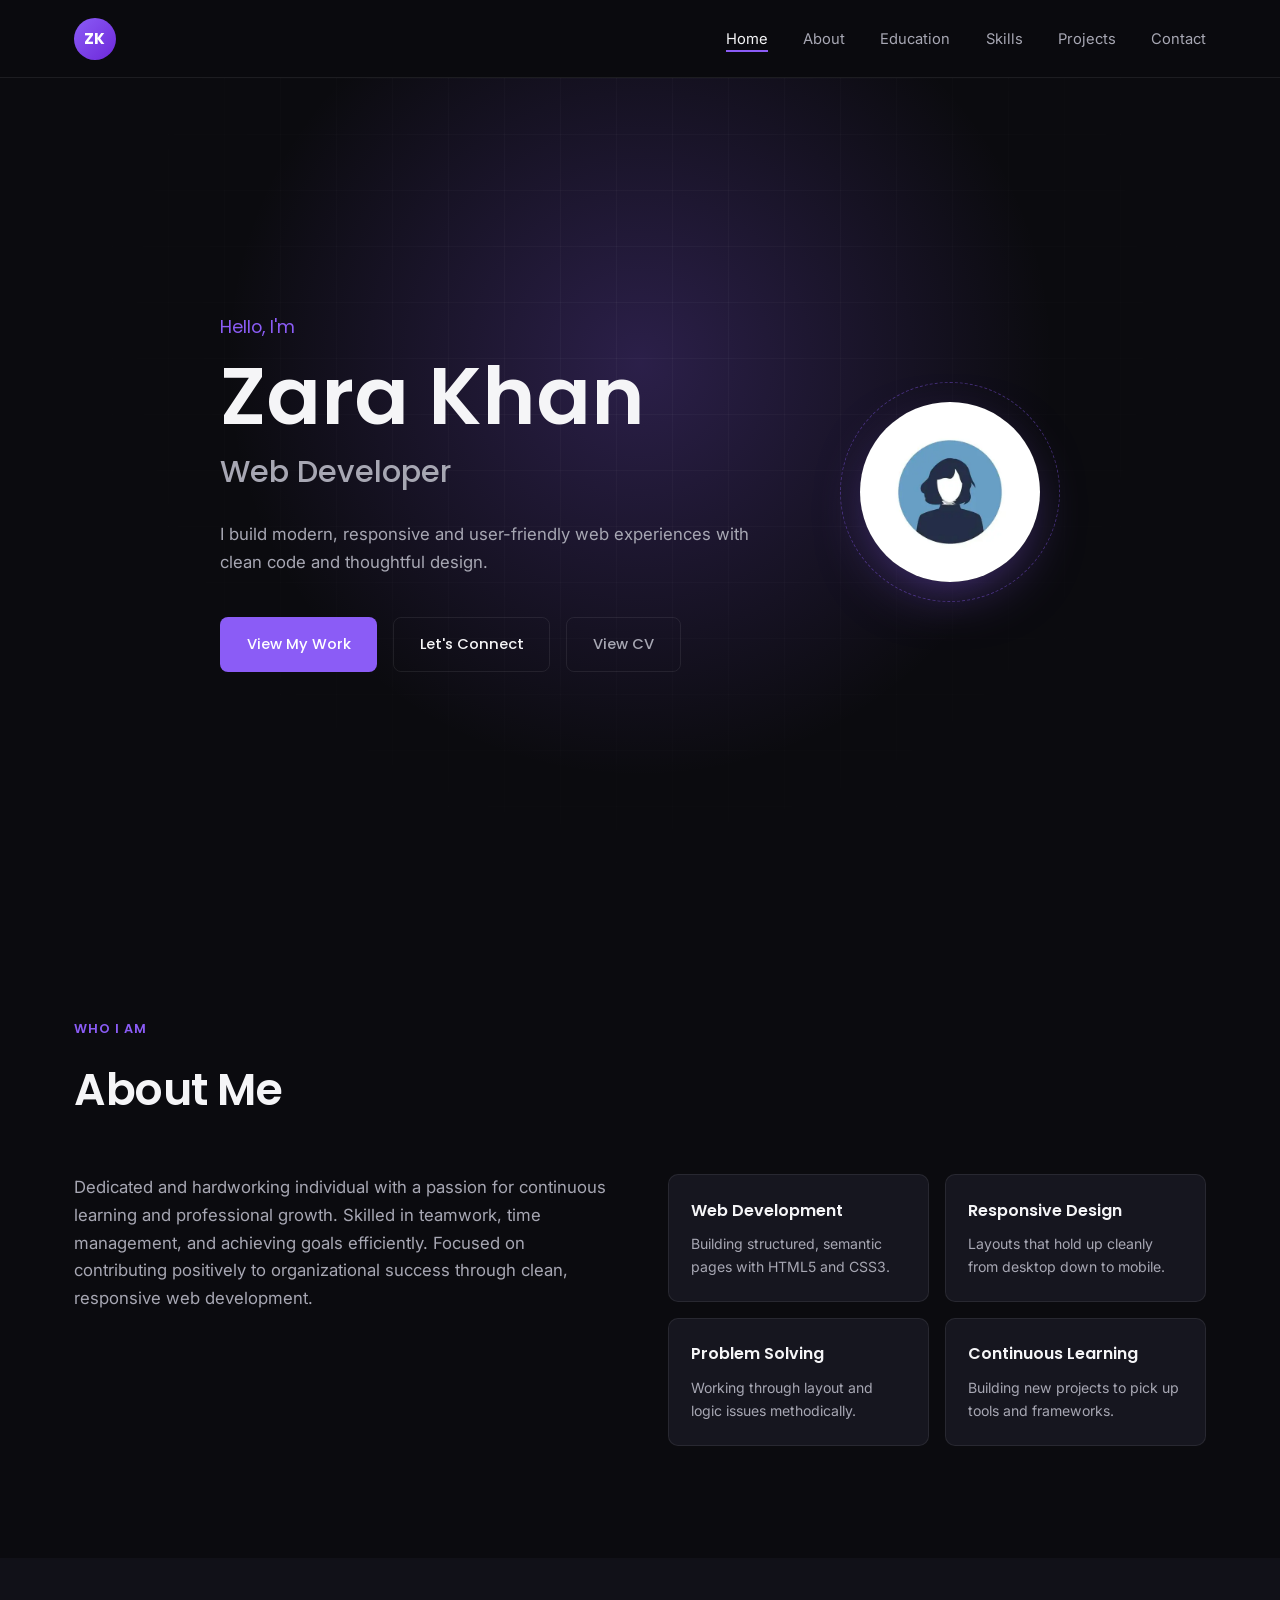
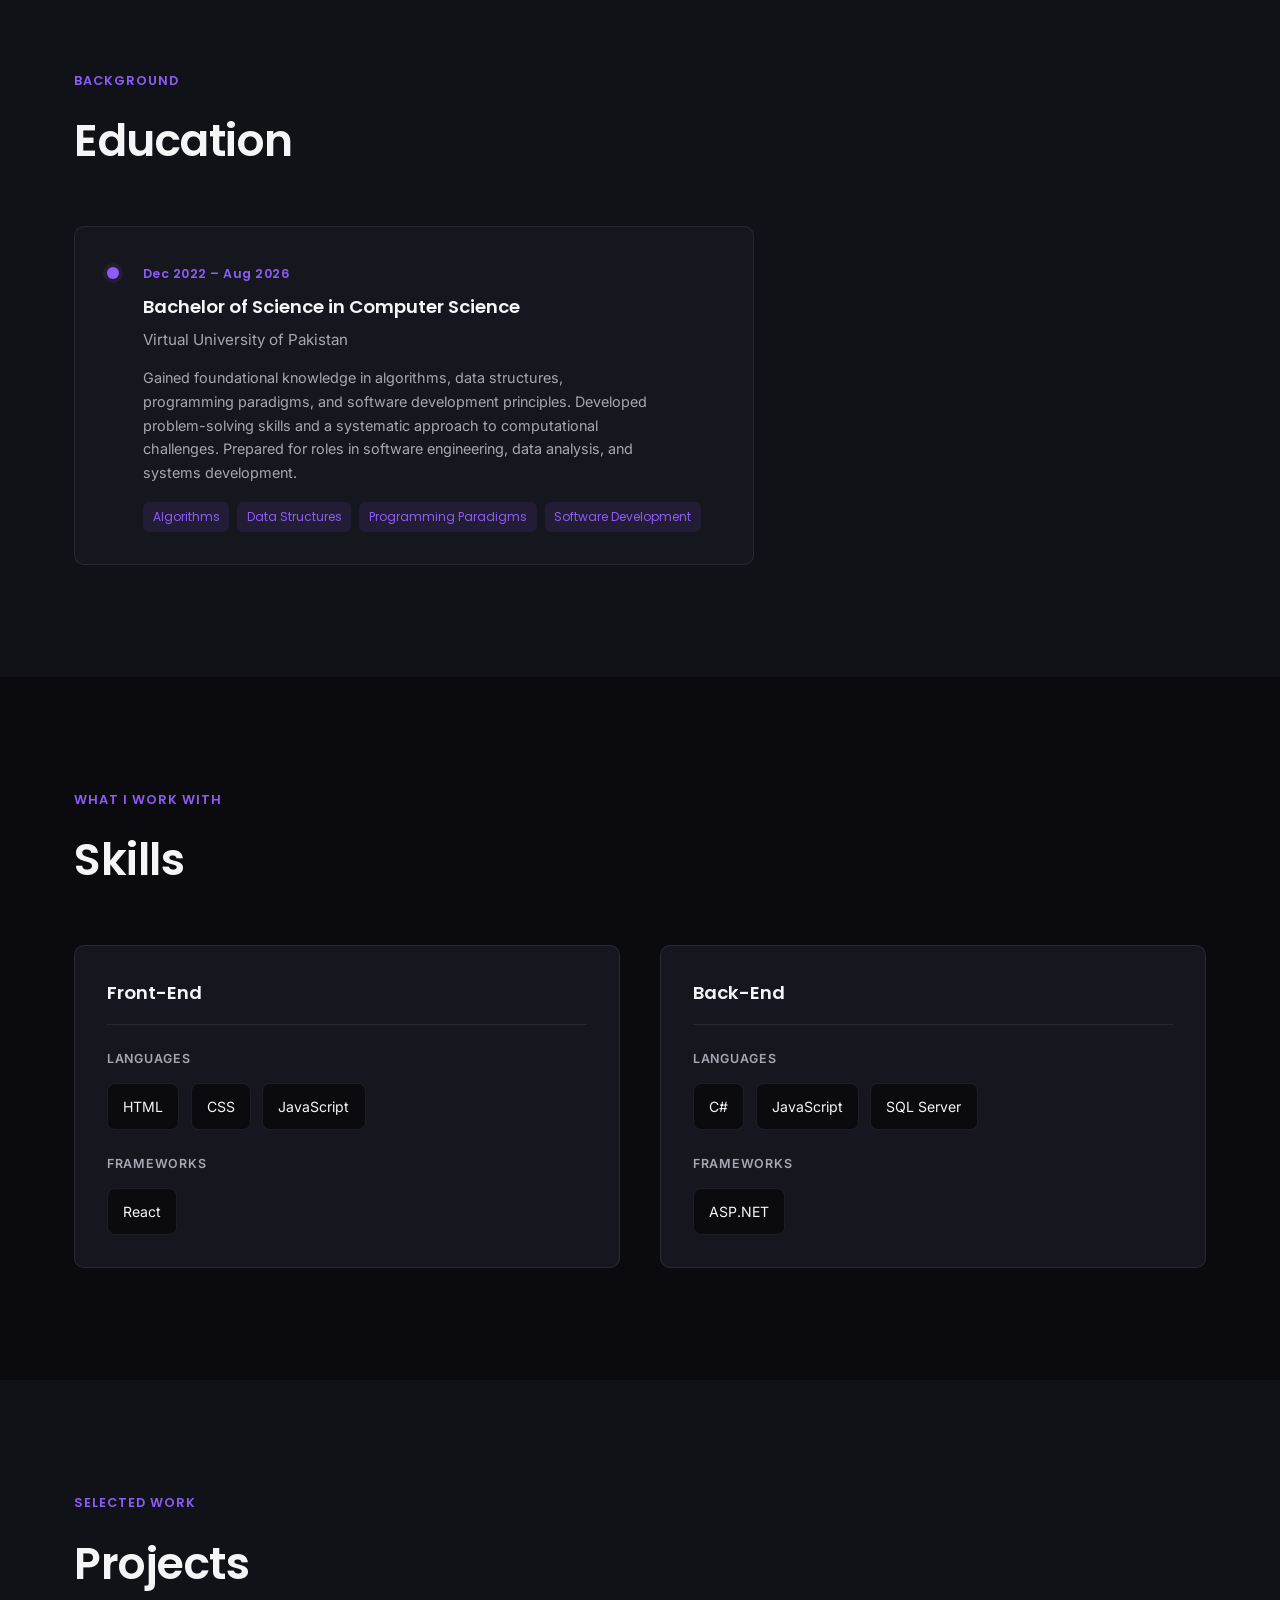
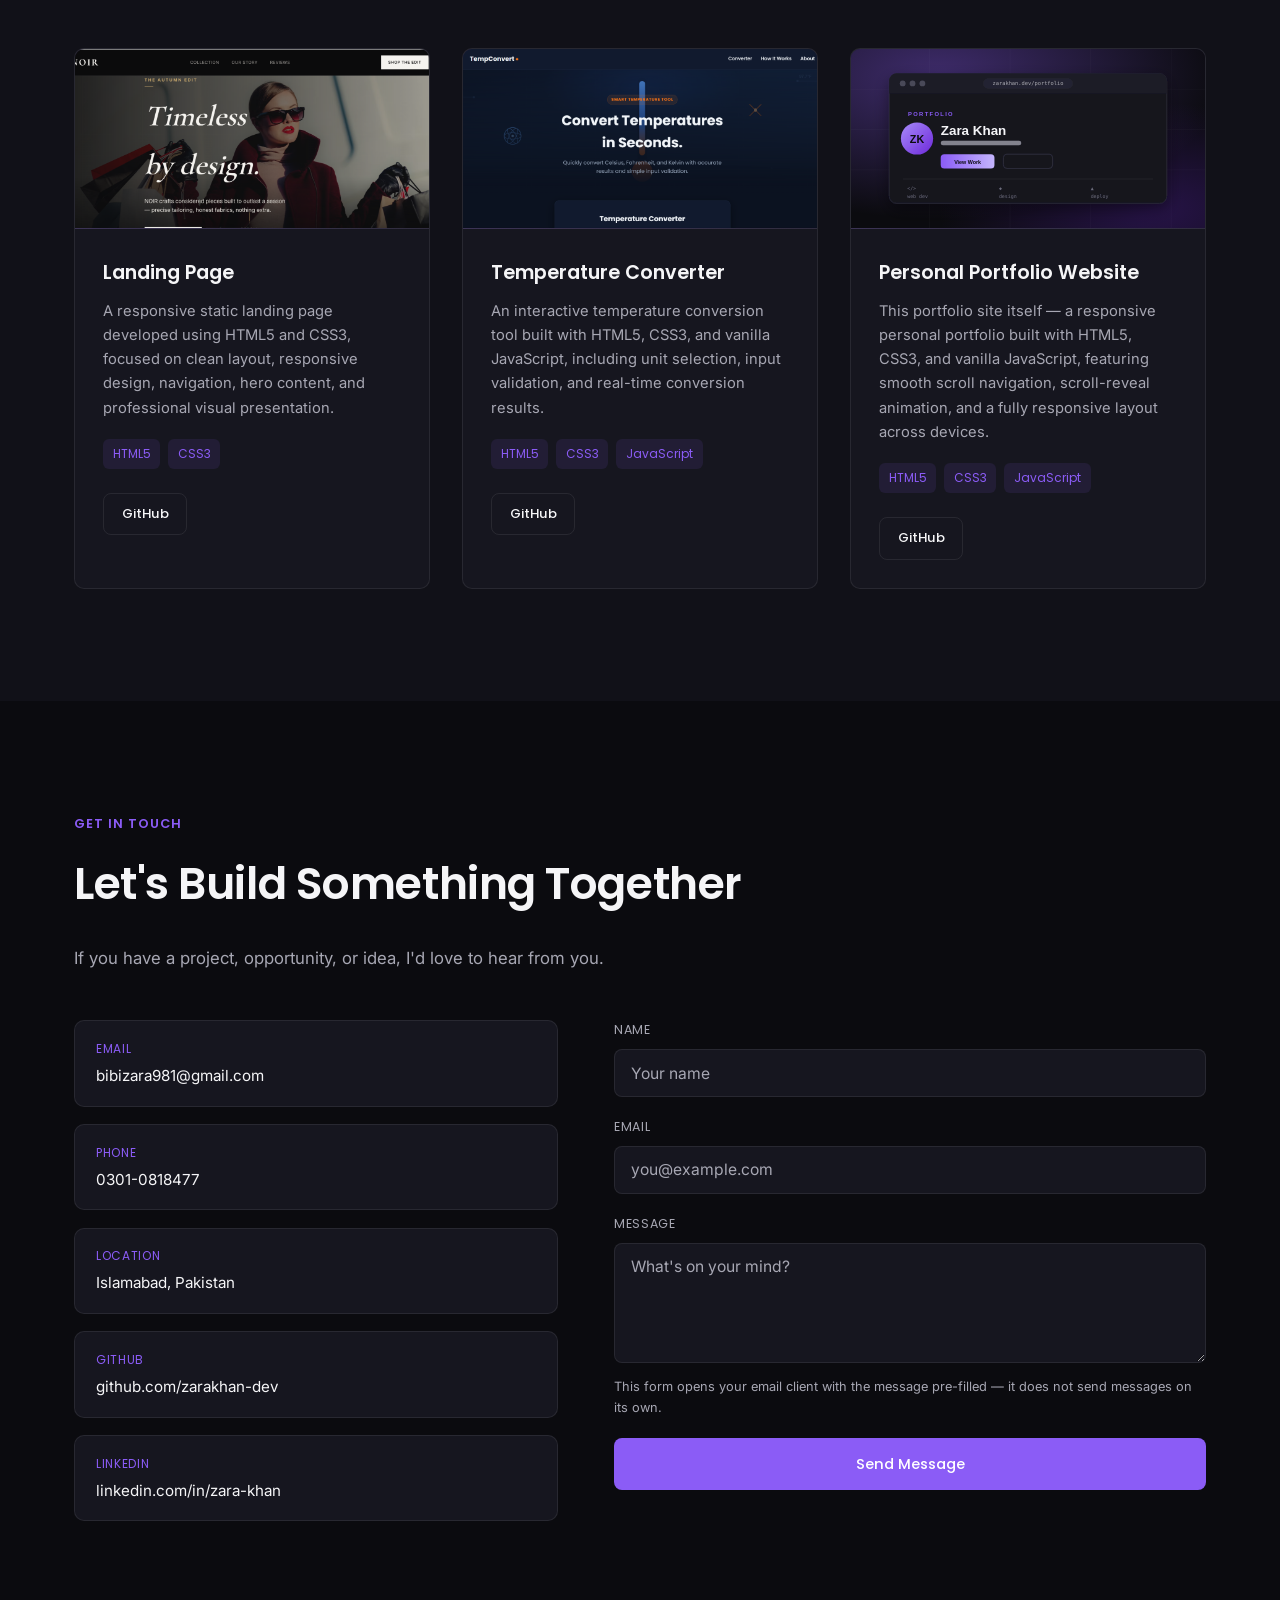
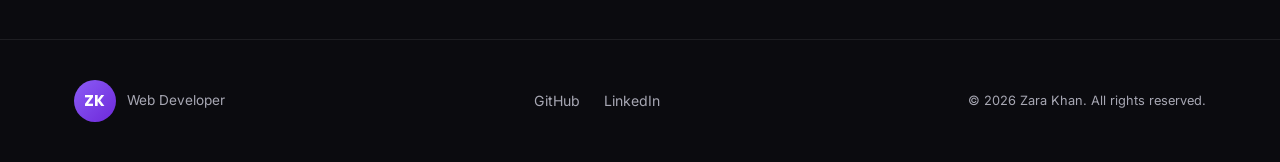
<file: WebDev-L1-PersonalPortfolio/index.html>
<!DOCTYPE html>
<html lang="en">
<head>
<meta charset="UTF-8">
<meta name="viewport" content="width=device-width, initial-scale=1">
<title>Zara Khan — Web Developer</title>
<meta name="description" content="Zara Khan — Web Developer. Portfolio showcasing projects, skills, and contact information.">
<link rel="preconnect" href="https://fonts.googleapis.com">
<link rel="preconnect" href="https://fonts.gstatic.com" crossorigin>
<link href="https://fonts.googleapis.com/css2?family=Poppins:wght@500;600;700&family=Inter:wght@400;500;600&display=swap" rel="stylesheet">
<link rel="stylesheet" href="style.css">
</head>
<body>

<header id="site-header">
  <div class="nav-inner">
    <a href="#home" class="logo">ZK</a>
    <button class="menu-btn" id="menuBtn" aria-expanded="false" aria-controls="navMenu" aria-label="Toggle navigation menu">
      <span></span><span></span><span></span>
    </button>
    <nav>
      <ul id="navMenu">
        <li><a href="#home" class="nav-link">Home</a></li>
        <li><a href="#about" class="nav-link">About</a></li>
        <li><a href="#education" class="nav-link">Education</a></li>
        <li><a href="#skills" class="nav-link">Skills</a></li>
        <li><a href="#projects" class="nav-link">Projects</a></li>
        <li><a href="#contact" class="nav-link">Contact</a></li>
      </ul>
    </nav>
  </div>
</header>

<main>

    <section id="home" class="hero">
    <div class="hero-glow" aria-hidden="true"></div>
    <div class="hero-grid" aria-hidden="true"></div>
    <div class="section-inner hero-inner">
      <div class="hero-text">
        <p class="hero-intro reveal">Hello, I'm</p>
        <h1 class="hero-name reveal">Zara Khan</h1>
        <p class="hero-role reveal">Web Developer</p>
        <p class="hero-desc reveal">I build modern, responsive and user-friendly web experiences with clean code and thoughtful design.</p>
        <div class="hero-cta reveal">
          <a href="#projects" class="btn btn-primary">View My Work</a>
          <a href="#contact" class="btn btn-secondary">Let's Connect</a>
          <a href="resume.pdf" class="btn btn-ghost" download>View CV</a>
        </div>
      </div>
      <div class="hero-avatar reveal" aria-hidden="true">
        <span class="hero-avatar-ring"></span>
        <img class="hero-avatar-badge" src="profile-avatar.png" alt="Zara Khan — profile avatar">
      </div>
    </div>
  </section>

    <section id="about" class="section">
    <div class="section-inner">
      <span class="eyebrow reveal">Who I Am</span>
      <h2 class="section-title reveal">About Me</h2>
      <div class="about-grid">
        <p class="about-text reveal">
          Dedicated and hardworking individual with a passion for continuous learning and professional growth.
          Skilled in teamwork, time management, and achieving goals efficiently. Focused on contributing
          positively to organizational success through clean, responsive web development.
        </p>
        <div class="about-cards">
          <div class="about-card reveal">
            <h3>Web Development</h3>
            <p>Building structured, semantic pages with HTML5 and CSS3.</p>
          </div>
          <div class="about-card reveal">
            <h3>Responsive Design</h3>
            <p>Layouts that hold up cleanly from desktop down to mobile.</p>
          </div>
          <div class="about-card reveal">
            <h3>Problem Solving</h3>
            <p>Working through layout and logic issues methodically.</p>
          </div>
          <div class="about-card reveal">
            <h3>Continuous Learning</h3>
            <p>Building new projects to pick up tools and frameworks.</p>
          </div>
        </div>
      </div>
    </div>
  </section>

    <section id="education" class="section section-alt">
    <div class="section-inner">
      <span class="eyebrow reveal">Background</span>
      <h2 class="section-title reveal">Education</h2>
      <div class="edu-timeline">
        <div class="edu-card reveal">
          <div class="edu-marker" aria-hidden="true"></div>
          <div>
            <span class="edu-date">Dec 2022 – Aug 2026</span>
            <h3>Bachelor of Science in Computer Science</h3>
            <p class="edu-place">Virtual University of Pakistan</p>
            <p class="edu-desc">Gained foundational knowledge in algorithms, data structures, programming paradigms, and software development principles. Developed problem-solving skills and a systematic approach to computational challenges. Prepared for roles in software engineering, data analysis, and systems development.</p>
            <div class="edu-tags">
              <span class="tag">Algorithms</span>
              <span class="tag">Data Structures</span>
              <span class="tag">Programming Paradigms</span>
              <span class="tag">Software Development</span>
            </div>
          </div>
        </div>
      </div>
    </div>
  </section>

    <section id="skills" class="section">
    <div class="section-inner">
      <span class="eyebrow reveal">What I Work With</span>
      <h2 class="section-title reveal">Skills</h2>
      <div class="skills-domains">

        <div class="skill-domain reveal">
          <h3 class="skill-domain-title">Front-End</h3>
          <div class="skill-subgroup">
            <span class="skill-sublabel">Languages</span>
            <div class="skill-cards">
              <div class="skill-card"><span class="skill-name">HTML</span></div>
              <div class="skill-card"><span class="skill-name">CSS</span></div>
              <div class="skill-card"><span class="skill-name">JavaScript</span></div>
            </div>
          </div>
          <div class="skill-subgroup">
            <span class="skill-sublabel">Frameworks</span>
            <div class="skill-cards">
              <div class="skill-card"><span class="skill-name">React</span></div>
            </div>
          </div>
        </div>

        <div class="skill-domain reveal">
          <h3 class="skill-domain-title">Back-End</h3>
          <div class="skill-subgroup">
            <span class="skill-sublabel">Languages</span>
            <div class="skill-cards">
              <div class="skill-card"><span class="skill-name">C#</span></div>
              <div class="skill-card"><span class="skill-name">JavaScript</span></div>
              <div class="skill-card"><span class="skill-name">SQL Server</span></div>
            </div>
          </div>
          <div class="skill-subgroup">
            <span class="skill-sublabel">Frameworks</span>
            <div class="skill-cards">
              <div class="skill-card"><span class="skill-name">ASP.NET</span></div>
            </div>
          </div>
        </div>

      </div>
    </div>
  </section>

    <section id="projects" class="section section-alt">
    <div class="section-inner">
      <span class="eyebrow reveal">Selected Work</span>
      <h2 class="section-title reveal">Projects</h2>
      <div class="project-grid">

        <article class="project-card reveal">
          <a class="project-preview" href="../WebDev-L1-LandingPage/index.html" target="_blank" rel="noopener" aria-label="Open the Landing Page project">
            <img src="project-landingpage.png" alt="NOIR landing page — hero section with headline and product photography" loading="lazy">
          </a>
          <div class="project-body">
            <h3><a href="../WebDev-L1-LandingPage/index.html" target="_blank" rel="noopener">Landing Page</a></h3>
            <p>A responsive static landing page developed using HTML5 and CSS3, focused on clean layout, responsive design, navigation, hero content, and professional visual presentation.</p>
            <div class="tag-row">
              <span class="tag">HTML5</span>
              <span class="tag">CSS3</span>
            </div>
            <div class="project-links">
              <a href="https://github.com/zarakhan-dev/OIBSIP/tree/main/WebDev-L1-LandingPage" class="btn btn-secondary btn-sm" target="_blank" rel="noopener">GitHub</a>
            </div>
          </div>
        </article>

        <article class="project-card reveal">
          <a class="project-preview" href="../WebDev-L1-TempConverter/index.html" target="_blank" rel="noopener" aria-label="Open the Temperature Converter project">
            <img src="project-tempconverter.png" alt="TempConvert app — temperature converter hero section" loading="lazy">
          </a>
          <div class="project-body">
            <h3><a href="../WebDev-L1-TempConverter/index.html" target="_blank" rel="noopener">Temperature Converter</a></h3>
            <p>An interactive temperature conversion tool built with HTML5, CSS3, and vanilla JavaScript, including unit selection, input validation, and real-time conversion results.</p>
            <div class="tag-row">
              <span class="tag">HTML5</span>
              <span class="tag">CSS3</span>
              <span class="tag">JavaScript</span>
            </div>
            <div class="project-links">
              <a href="https://github.com/zarakhan-dev/OIBSIP/tree/main/WebDev-L1-TempConverter" class="btn btn-secondary btn-sm" target="_blank" rel="noopener">GitHub</a>
            </div>
          </div>
        </article>

        <article class="project-card reveal">
          <a class="project-preview" href="#home" aria-label="Back to top — you're already viewing this project">
            <img src="project-portfolio.svg" alt="Abstract browser-window graphic representing this portfolio site" loading="lazy">
          </a>
          <div class="project-body">
            <h3><a href="#home">Personal Portfolio Website</a></h3>
            <p>This portfolio site itself — a responsive personal portfolio built with HTML5, CSS3, and vanilla JavaScript, featuring smooth scroll navigation, scroll-reveal animation, and a fully responsive layout across devices.</p>
            <div class="tag-row">
              <span class="tag">HTML5</span>
              <span class="tag">CSS3</span>
              <span class="tag">JavaScript</span>
            </div>
            <div class="project-links">
              <a href="https://github.com/zarakhan-dev/OIBSIP/tree/main/WebDev-L1-PersonalPortfolio" class="btn btn-secondary btn-sm" target="_blank" rel="noopener">GitHub</a>
            </div>
          </div>
        </article>

      </div>
    </div>
  </section>

    <section id="contact" class="section">
    <div class="section-inner contact-inner">
      <span class="eyebrow reveal">Get In Touch</span>
      <h2 class="section-title reveal">Let's Build Something Together</h2>
      <p class="contact-sub reveal">If you have a project, opportunity, or idea, I'd love to hear from you.</p>

      <div class="contact-grid">
        <div class="contact-info reveal">
          <a href="mailto:bibizara981@gmail.com" class="contact-link">
            <span class="contact-label">Email</span>
            <span>bibizara981@gmail.com</span>
          </a>
          <a href="tel:+923010818477" class="contact-link">
            <span class="contact-label">Phone</span>
            <span>0301-0818477</span>
          </a>
          <div class="contact-link" style="cursor:default;">
            <span class="contact-label">Location</span>
            <span>Islamabad, Pakistan</span>
          </div>
          <a href="https://github.com/zarakhan-dev" class="contact-link" aria-label="GitHub Profile" target="_blank" rel="noopener">
            <span class="contact-label">GitHub</span>
            <span>github.com/zarakhan-dev</span>
          </a>
          <a href="https://www.linkedin.com/in/zara-khan-797398424" class="contact-link" aria-label="LinkedIn Profile" target="_blank" rel="noopener">
            <span class="contact-label">LinkedIn</span>
            <span>linkedin.com/in/zara-khan</span>
          </a>
        </div>

        <form id="contactForm" class="contact-form reveal" novalidate>
          <div class="field">
            <label for="name">Name</label>
            <input type="text" id="name" name="name" placeholder="Your name" required>
          </div>
          <div class="field">
            <label for="email">Email</label>
            <input type="email" id="email" name="email" placeholder="you@example.com" required>
          </div>
          <div class="field">
            <label for="message">Message</label>
            <textarea id="message" name="message" placeholder="What's on your mind?" required></textarea>
          </div>
          <p class="form-note">This form opens your email client with the message pre-filled — it does not send messages on its own.</p>
          <button type="submit" class="btn btn-primary">Send Message</button>
          <p id="form-status" role="status"></p>
        </form>
      </div>
    </div>
  </section>

</main>

<footer>
  <div class="section-inner footer-inner">
    <div class="footer-brand">
      <span class="logo">ZK</span>
      <span class="footer-role">Web Developer</span>
    </div>
    <ul class="footer-links">
      <li><a href="https://github.com/zarakhan-dev" target="_blank" rel="noopener">GitHub</a></li>
      <li><a href="https://www.linkedin.com/in/zara-khan-797398424" target="_blank" rel="noopener">LinkedIn</a></li>
    </ul>
    <p class="footer-copy">© 2026 Zara Khan. All rights reserved.</p>
  </div>
</footer>

<script src="script.js" defer></script>
</body>
</html>
</file>
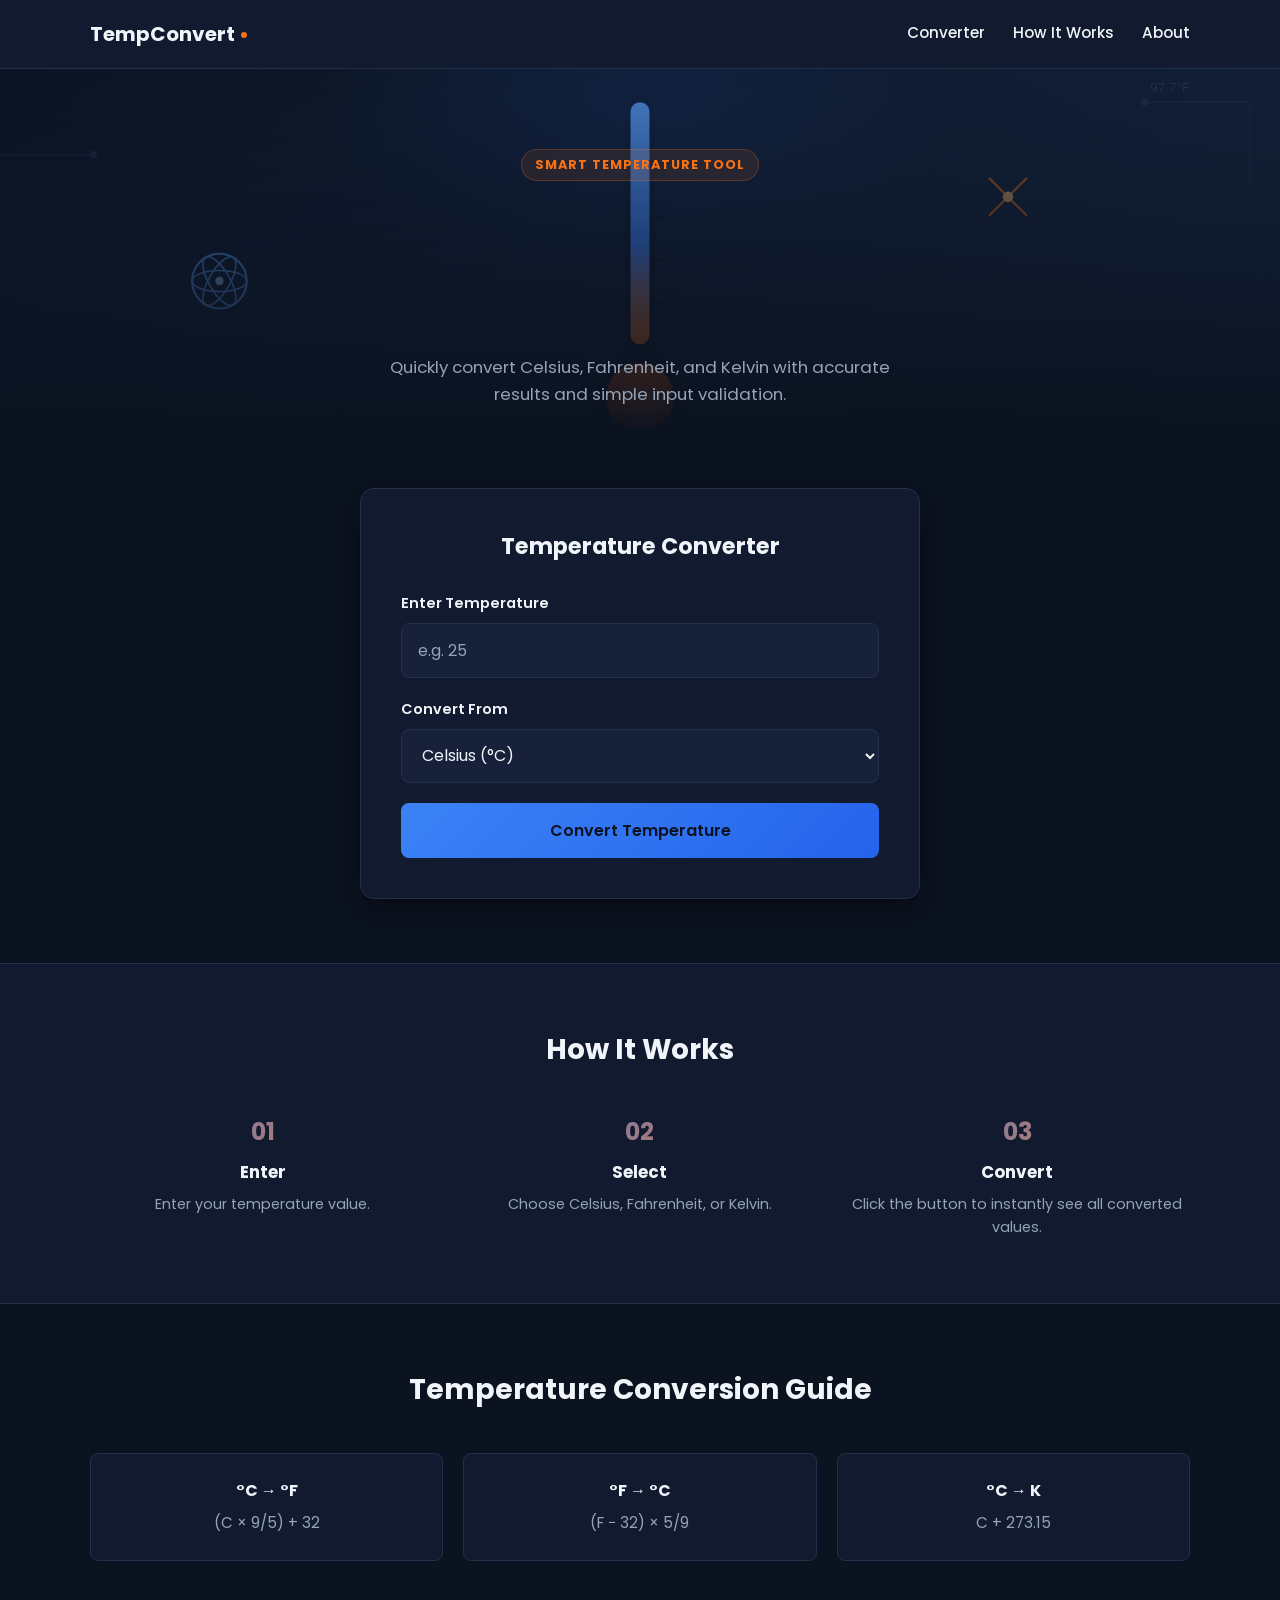
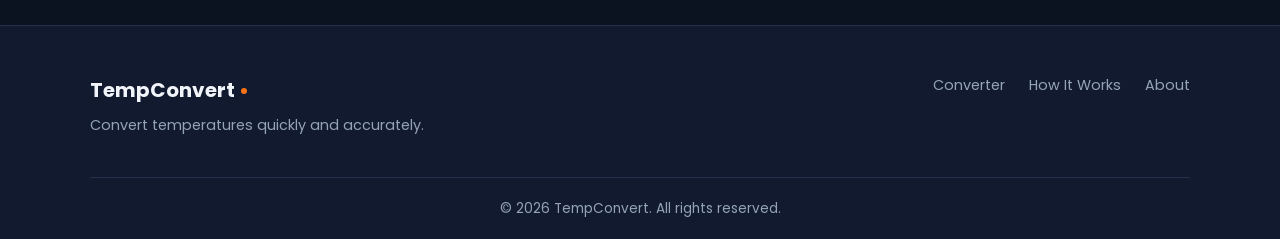
<file: WebDev-L1-TempConverter/index.html>
<!DOCTYPE html>
<html lang="en">
<head>
  <meta charset="UTF-8" />
  <meta name="viewport" content="width=device-width, initial-scale=1.0" />
  <title>TempConvert — Convert Temperatures in Seconds</title>
  <meta name="description" content="TempConvert converts temperatures between Celsius, Fahrenheit, and Kelvin quickly and accurately." />
  <link rel="preconnect" href="https://fonts.googleapis.com">
  <link rel="preconnect" href="https://fonts.gstatic.com" crossorigin>
  <link href="https://fonts.googleapis.com/css2?family=Poppins:wght@400;500;600;700&display=swap" rel="stylesheet">
  <link rel="stylesheet" href="style.css" />
</head>
<body>
  <header>
    <nav class="container navbar">
      <span class="logo">TempConvert</span>
      <div class="nav-links">
        <a href="#converter">Converter</a>
        <a href="#how-it-works">How It Works</a>
        <a href="#about">About</a>
      </div>
    </nav>
  </header>

  <main>
    <section class="hero">
      <div class="hero__bg" aria-hidden="true"></div>
      <div class="hero__overlay" aria-hidden="true"></div>

      <div class="container hero__content">
        <span class="label">SMART TEMPERATURE TOOL</span>
        <h1>
          <span class="type-line type-line--1">Convert Temperatures</span>
          <span class="type-line type-line--2">in Seconds.</span>
        </h1>
        <p>Quickly convert Celsius, Fahrenheit, and Kelvin with accurate results and simple input validation.</p>
      </div>
    </section>
    <section id="converter" class="converter">
      <div class="container">
        <div class="converter-card">
          <h2>Temperature Converter</h2>

          <form id="converter-form" novalidate>

            <div class="form-group">
              <label for="temperature">Enter Temperature</label>
              <input type="number" id="temperature" step="any" placeholder="e.g. 25" />
            </div>

            <div class="form-group">
              <label for="unit">Convert From</label>
              <select id="unit">
                <option value="celsius">Celsius (°C)</option>
                <option value="fahrenheit">Fahrenheit (°F)</option>
                <option value="kelvin">Kelvin (K)</option>
              </select>
            </div>

            <button type="submit" class="btn-convert">Convert Temperature</button>

            <p id="error-message" class="error-message" hidden></p>

          </form>
          <div class="results" id="results" hidden>
            <h3>Conversion Results</h3>
            <div class="results-grid">

              <div class="result-card">
                <span class="result-card__unit">Celsius</span>
                <span class="result-card__value" id="result-celsius">—</span>
              </div>

              <div class="result-card">
                <span class="result-card__unit">Fahrenheit</span>
                <span class="result-card__value" id="result-fahrenheit">—</span>
              </div>

              <div class="result-card">
                <span class="result-card__unit">Kelvin</span>
                <span class="result-card__value" id="result-kelvin">—</span>
              </div>

            </div>
          </div>

        </div>
      </div>
    </section>
    <section id="how-it-works" class="how-it-works">
      <div class="container">
        <h2>How It Works</h2>

        <div class="steps">
          <div class="step">
            <span class="step__number">01</span>
            <h3>Enter</h3>
            <p>Enter your temperature value.</p>
          </div>

          <div class="step">
            <span class="step__number">02</span>
            <h3>Select</h3>
            <p>Choose Celsius, Fahrenheit, or Kelvin.</p>
          </div>

          <div class="step">
            <span class="step__number">03</span>
            <h3>Convert</h3>
            <p>Click the button to instantly see all converted values.</p>
          </div>
        </div>
      </div>
    </section>
    <section id="about" class="guide">
      <div class="container">
        <h2>Temperature Conversion Guide</h2>

        <div class="guide-grid">
          <div class="guide-card">
            <span class="guide-card__label">°C → °F</span>
            <span class="guide-card__formula">(C × 9/5) + 32</span>
          </div>

          <div class="guide-card">
            <span class="guide-card__label">°F → °C</span>
            <span class="guide-card__formula">(F − 32) × 5/9</span>
          </div>

          <div class="guide-card">
            <span class="guide-card__label">°C → K</span>
            <span class="guide-card__formula">C + 273.15</span>
          </div>
        </div>
      </div>
    </section>

  </main>
  <footer>
    <div class="container footer__inner">
      <div class="footer__brand">
        <span class="logo">TempConvert</span>
        <p>Convert temperatures quickly and accurately.</p>
      </div>

      <div class="footer__links">
        <a href="#converter">Converter</a>
        <a href="#how-it-works">How It Works</a>
        <a href="#about">About</a>
      </div>
    </div>

    <div class="container footer__bottom">
      <p>&copy; 2026 TempConvert. All rights reserved.</p>
    </div>
  </footer>

  <script src="script.js"></script>
</body>
</html>
</file>
<file: WebDev-L1-PersonalPortfolio/style.css>
:root{
  --bg:#0B0B0F;
  --bg-alt:#111118;
  --card-bg:#16161F;
  --text:#F5F5F7;
  --muted:#A7A7B3;
  --accent:#8B5CF6;
  --accent-soft:#8B5CF61A;
  --border:rgba(255,255,255,0.08);
  --transition:0.25s ease;

  --font-display:'Poppins', 'Segoe UI', sans-serif;
  --font-body:'Inter', -apple-system, sans-serif;

  --max:1180px;
  --radius:10px;
}

*, *::before, *::after{ box-sizing:border-box; }
html{ scroll-behavior:smooth; }
body{
  margin:0;
  background:var(--bg);
  color:var(--text);
  font-family:var(--font-body);
  font-size:16px;
  line-height:1.65;
  -webkit-font-smoothing:antialiased;
}
h1,h2,h3{ font-family:var(--font-display); margin:0; font-weight:600; }
p{ margin:0; color:var(--muted); }
a{ color:inherit; text-decoration:none; }
ul{ list-style:none; margin:0; padding:0; }
img{ max-width:100%; display:block; }
button{ font-family:inherit; }

@media (prefers-reduced-motion: reduce){
  html{ scroll-behavior:auto; }
  *{ animation-duration:0.01ms !important; animation-iteration-count:1 !important; transition-duration:0.01ms !important; }
}

a:focus-visible, button:focus-visible, input:focus-visible, textarea:focus-visible{
  outline:2px solid var(--accent);
  outline-offset:3px;
}

.section-inner{ max-width:var(--max); margin:0 auto; padding:0 1.5rem; }
.section{ padding:7rem 0; scroll-margin-top:80px; }
.section-alt{ background:var(--bg-alt); }

.eyebrow{
  display:block;
  font-family:var(--font-display);
  font-size:0.8rem;
  font-weight:600;
  letter-spacing:0.08em;
  text-transform:uppercase;
  color:var(--accent);
  margin-bottom:0.9rem;
}
.section-title{
  font-size:clamp(2rem, 4vw, 2.75rem);
  letter-spacing:-0.01em;
  margin-bottom:3rem;
}

.btn{
  display:inline-flex;
  align-items:center;
  justify-content:center;
  gap:0.5rem;
  padding:0.9rem 1.6rem;
  border-radius:8px;
  font-family:var(--font-display);
  font-size:0.92rem;
  font-weight:500;
  border:1px solid transparent;
  cursor:pointer;
  transition:transform var(--transition), background var(--transition), border-color var(--transition), box-shadow var(--transition);
}
.btn-sm{ padding:0.6rem 1.1rem; font-size:0.82rem; }
.btn-primary{
  background:var(--accent);
  color:#fff;
  box-shadow:0 0 0 rgba(139,92,246,0);
}
.btn-primary:hover{
  transform:translateY(-2px);
  box-shadow:0 10px 30px -10px rgba(139,92,246,0.6);
}
.btn-secondary{
  background:transparent;
  color:var(--text);
  border-color:var(--border);
}
.btn-secondary:hover{ border-color:var(--accent); color:var(--accent); }
.btn-ghost{
  background:transparent;
  color:var(--muted);
  border-color:var(--border);
}
.btn-ghost:hover{ color:var(--text); border-color:var(--text); }

.reveal{
  opacity:0;
  transform:translateY(22px);
  transition:opacity 0.6s ease, transform 0.6s ease;
}
.reveal.in-view{ opacity:1; transform:none; }

#site-header{
  position:sticky;
  top:0;
  z-index:100;
  background:rgba(11,11,15,0.75);
  backdrop-filter:blur(10px);
  border-bottom:1px solid var(--border);
}
.nav-inner{
  max-width:var(--max);
  margin:0 auto;
  padding:1.1rem 1.5rem;
  display:flex;
  align-items:center;
  justify-content:space-between;
}
.logo{
  width:42px;
  height:42px;
  border-radius:50%;
  display:flex;
  align-items:center;
  justify-content:center;
  font-family:var(--font-display);
  font-weight:700;
  font-size:0.95rem;
  letter-spacing:0.02em;
  color:#fff;
  background:linear-gradient(135deg, var(--accent), #6d28d9);
  animation:avatarPulse 3s ease-in-out infinite;
  transition:transform var(--transition);
}
.logo:hover{ transform:scale(1.08); }
@keyframes avatarPulse{
  0%,100%{ box-shadow:0 0 0 0 rgba(139,92,246,0.35); }
  50%{ box-shadow:0 0 0 9px rgba(139,92,246,0); }
}
nav ul{ display:flex; gap:2.2rem; }
.nav-link{
  font-size:0.92rem;
  color:var(--muted);
  position:relative;
  padding-bottom:4px;
  transition:color var(--transition);
}
.nav-link::after{
  content:"";
  position:absolute; left:0; right:0; bottom:0; height:2px;
  background:var(--accent);
  transform:scaleX(0);
  transform-origin:left;
  transition:transform var(--transition);
}
.nav-link:hover,
.nav-link.active{ color:var(--text); }
.nav-link:hover::after,
.nav-link.active::after{ transform:scaleX(1); }

.menu-btn{
  display:none;
  flex-direction:column;
  gap:5px;
  background:none;
  border:none;
  padding:0.4rem;
  cursor:pointer;
}
.menu-btn span{
  width:22px; height:2px; background:var(--text); display:block; border-radius:2px;
}

.hero{
  position:relative;
  min-height:92vh;
  display:flex;
  align-items:center;
  overflow:hidden;
  scroll-margin-top:0;
}
.hero-glow{
  position:absolute;
  top:-20%; left:50%;
  width:900px; height:900px;
  transform:translateX(-50%);
  background:radial-gradient(circle, rgba(139,92,246,0.25) 0%, rgba(139,92,246,0) 65%);
  pointer-events:none;
  animation:heroGlowDrift 10s ease-in-out infinite;
}
@keyframes heroGlowDrift{
  0%,100%{ transform:translateX(-50%) translateY(0); }
  50%{ transform:translateX(-50%) translateY(28px); }
}
.hero-grid{
  position:absolute; inset:0;
  background-image:
    linear-gradient(rgba(255,255,255,0.035) 1px, transparent 1px),
    linear-gradient(90deg, rgba(255,255,255,0.035) 1px, transparent 1px);
  background-size:56px 56px;
  mask-image:radial-gradient(circle at 50% 30%, black, transparent 70%);
  pointer-events:none;
}
.hero-inner{
  position:relative;
  text-align:left;
  display:flex;
  align-items:center;
  justify-content:space-between;
  gap:3rem;
}
.hero-text{ flex:1; min-width:0; }

.hero-avatar{
  position:relative;
  flex-shrink:0;
  width:220px;
  height:220px;
  display:flex;
  align-items:center;
  justify-content:center;
}
.hero-avatar-badge{
  width:180px;
  height:180px;
  border-radius:50%;
  display:flex;
  align-items:center;
  justify-content:center;
  object-fit:cover;
  object-position:center;
  font-family:var(--font-display);
  font-weight:700;
  font-size:3.2rem;
  color:#fff;
  background:linear-gradient(135deg, var(--accent), #6d28d9);
  box-shadow:0 20px 60px -20px rgba(139,92,246,0.6);
  z-index:1;
}
.hero-avatar-ring{
  position:absolute;
  inset:0;
  border-radius:50%;
  border:1.5px dashed rgba(139,92,246,0.4);
  animation:avatarRingSpin 18s linear infinite;
}
@keyframes avatarRingSpin{
  from{ transform:rotate(0deg); }
  to{ transform:rotate(360deg); }
}
.hero-intro{
  font-family:var(--font-display);
  font-size:1.1rem;
  color:var(--accent);
  margin-bottom:0.75rem;
}
.hero-name{
  font-size:clamp(2.8rem, 7vw, 5rem);
  line-height:1.05;
  color:var(--text);
}
.hero-role{
  font-family:var(--font-display);
  font-size:clamp(1.3rem, 2.6vw, 1.9rem);
  color:var(--muted);
  margin-top:0.6rem;
  font-weight:500;
}
.hero-desc{
  max-width:52ch;
  margin-top:1.5rem;
  font-size:1.05rem;
}
.hero-cta{
  display:flex; flex-wrap:wrap; gap:1rem;
  margin-top:2.5rem;
}

.about-grid{
  display:grid;
  grid-template-columns:1fr 1fr;
  gap:3.5rem;
  align-items:start;
}
.about-text{ font-size:1.05rem; max-width:56ch; }
.about-cards{
  display:grid;
  grid-template-columns:1fr 1fr;
  gap:1rem;
}
.about-card{
  background:var(--card-bg);
  border:1px solid var(--border);
  border-radius:var(--radius);
  padding:1.4rem;
  transition:border-color var(--transition), transform var(--transition);
}
.about-card:hover{ border-color:var(--accent); transform:translateY(-3px); }
.about-card:nth-child(1){ transition-delay:0s; }
.about-card:nth-child(2){ transition-delay:0.08s; }
.about-card:nth-child(3){ transition-delay:0.16s; }
.about-card:nth-child(4){ transition-delay:0.24s; }
.about-card h3{ font-size:1rem; margin-bottom:0.5rem; color:var(--text); }
.about-card p{ font-size:0.88rem; }

.edu-timeline{
  display:grid;
  gap:1.5rem;
  max-width:680px;
}
.edu-card{
  display:flex;
  gap:1.5rem;
  align-items:flex-start;
  background:var(--card-bg);
  border:1px solid var(--border);
  border-radius:var(--radius);
  padding:2rem;
  transition:border-color var(--transition), transform var(--transition);
}
.edu-card:hover{ border-color:var(--accent); transform:translateY(-2px); }
.edu-marker{
  width:12px; height:12px; border-radius:50%;
  background:var(--accent);
  margin-top:0.55rem;
  flex-shrink:0;
  box-shadow:0 0 0 4px var(--accent-soft);
}
.edu-date{
  display:inline-block;
  font-family:var(--font-display);
  font-size:0.78rem;
  font-weight:600;
  letter-spacing:0.04em;
  color:var(--accent);
  margin-bottom:0.5rem;
}
.edu-card h3{ font-size:1.15rem; color:var(--text); }
.edu-place{ margin-top:0.3rem; font-size:0.95rem; }
.edu-desc{ margin-top:0.85rem; font-size:0.9rem; max-width:56ch; }
.edu-tags{ display:flex; flex-wrap:wrap; gap:0.5rem; margin-top:1.1rem; }

.skills-domains{
  display:grid;
  grid-template-columns:repeat(auto-fit, minmax(300px,1fr));
  gap:2.5rem;
}
.skill-domain{
  background:var(--card-bg);
  border:1px solid var(--border);
  border-radius:var(--radius);
  padding:2rem;
}
.skill-domain-title{
  font-size:1.15rem;
  color:var(--text);
  margin-bottom:1.5rem;
  padding-bottom:1rem;
  border-bottom:1px solid var(--border);
}
.skill-subgroup + .skill-subgroup{ margin-top:1.5rem; }
.skill-sublabel{
  display:block;
  font-size:0.78rem;
  text-transform:uppercase;
  letter-spacing:0.06em;
  color:var(--muted);
  margin-bottom:0.8rem;
  font-weight:600;
}
.skill-cards{ display:flex; flex-wrap:wrap; gap:0.7rem; }
.skill-card{
  background:var(--bg);
  border:1px solid var(--border);
  border-radius:8px;
  padding:0.6rem 0.95rem;
  transition:border-color var(--transition), transform var(--transition);
}
.skill-card:hover{ border-color:var(--accent); transform:translateY(-2px); }
.skill-name{ font-size:0.88rem; color:var(--text); }

.project-grid{
  display:grid;
  grid-template-columns:repeat(auto-fit, minmax(320px,1fr));
  gap:2rem;
}
.project-card{
  background:var(--card-bg);
  border:1px solid var(--border);
  border-radius:var(--radius);
  overflow:hidden;
  transition:transform var(--transition), border-color var(--transition), box-shadow var(--transition);
}
.project-card:hover{
  transform:translateY(-5px);
  border-color:var(--accent);
  box-shadow:0 18px 40px -22px rgba(139,92,246,0.5);
}
.project-card:nth-of-type(1){ transition-delay:0s; }
.project-card:nth-of-type(2){ transition-delay:0.1s; }
.project-card:nth-of-type(3){ transition-delay:0.2s; }
.project-preview{
  height:180px;
  overflow:hidden;
  display:flex; align-items:center; justify-content:center;
  background:
    linear-gradient(135deg, rgba(139,92,246,0.18), rgba(139,92,246,0.02));
  border-bottom:1px solid var(--border);
  cursor:pointer;
}
.project-preview img{
  width:100%; height:100%;
  object-fit:cover;
  object-position:top;
  display:block;
  transition:transform var(--transition);
}
.project-card:hover .project-preview img{ transform:scale(1.06); }
.project-preview span{
  font-family:var(--font-display);
  font-size:2.5rem;
  font-weight:700;
  color:rgba(139,92,246,0.5);
}
.project-body{ padding:1.75rem; }
.project-body h3{ font-size:1.2rem; color:var(--text); margin-bottom:0.6rem; }
.project-body h3 a{ color:inherit; transition:color var(--transition); }
.project-body h3 a:hover{ color:var(--accent); }
.project-body > p{ font-size:0.92rem; }
.tag-row{ display:flex; flex-wrap:wrap; gap:0.5rem; margin-top:1.2rem; }
.tag{
  font-size:0.75rem;
  padding:0.3rem 0.6rem;
  border-radius:6px;
  background:var(--accent-soft);
  color:var(--accent);
  font-family:var(--font-display);
}
.project-links{ display:flex; gap:0.75rem; margin-top:1.5rem; }

.contact-inner{ text-align:left; }
.contact-sub{ max-width:52ch; font-size:1.05rem; margin-top:-1.5rem; margin-bottom:3rem; }
.contact-grid{
  display:grid;
  grid-template-columns:0.9fr 1.1fr;
  gap:3.5rem;
}
.contact-info{ display:grid; gap:1.1rem; align-content:start; }
.contact-link{
  display:flex; flex-direction:column; gap:0.25rem;
  padding:1.1rem 1.3rem;
  background:var(--card-bg);
  border:1px solid var(--border);
  border-radius:var(--radius);
  transition:border-color var(--transition), transform var(--transition);
}
.contact-link:hover{ border-color:var(--accent); transform:translateY(-2px); }
.contact-label{
  font-family:var(--font-display);
  font-size:0.75rem;
  text-transform:uppercase;
  letter-spacing:0.06em;
  color:var(--accent);
}
.contact-link span:last-child{ color:var(--text); font-size:0.95rem; }

.contact-form{ display:grid; gap:1.25rem; }
.field{ display:grid; gap:0.5rem; }
label{
  font-family:var(--font-display);
  font-size:0.78rem;
  text-transform:uppercase;
  letter-spacing:0.05em;
  color:var(--muted);
}
input, textarea{
  background:var(--card-bg);
  border:1px solid var(--border);
  color:var(--text);
  font-family:var(--font-body);
  font-size:0.98rem;
  padding:0.85rem 1rem;
  border-radius:8px;
  resize:vertical;
  transition:border-color var(--transition);
}
input:focus, textarea:focus{ border-color:var(--accent); }
input::placeholder, textarea::placeholder{ color:var(--muted); }
textarea{ min-height:120px; }
.form-note{ font-size:0.8rem; margin-top:-0.4rem; }
#form-status{ font-size:0.85rem; color:var(--accent); min-height:1.2em; }

footer{
  border-top:1px solid var(--border);
  padding:2.5rem 0;
}
.footer-inner{
  display:flex;
  flex-wrap:wrap;
  align-items:center;
  justify-content:space-between;
  gap:1.25rem;
}
.footer-brand{ display:flex; align-items:center; gap:0.7rem; }
.footer-role{ color:var(--muted); font-size:0.85rem; }
.footer-links{ display:flex; gap:1.5rem; }
.footer-links a{ color:var(--muted); font-size:0.88rem; transition:color var(--transition); }
.footer-links a:hover{ color:var(--accent); }
.footer-copy{ color:var(--muted); font-size:0.8rem; width:100%; text-align:center; margin-top:0.5rem; }
@media (min-width:640px){
  .footer-copy{ width:auto; margin-top:0; }
}

.hero .reveal{
  animation:heroUp 0.7s ease forwards;
  opacity:0;
}
.hero .hero-intro{ animation-delay:0.05s; }
.hero .hero-name{ animation-delay:0.15s; }
.hero .hero-role{ animation-delay:0.25s; }
.hero .hero-desc{ animation-delay:0.35s; }
.hero .hero-cta{ animation-delay:0.45s; }
.hero .hero-avatar{ animation-delay:0.2s; }
@keyframes heroUp{
  from{ opacity:0; transform:translateY(24px); }
  to{ opacity:1; transform:translateY(0); }
}
@media (prefers-reduced-motion: reduce){
  .hero .reveal{ animation:none; opacity:1; transform:none; }
}

@media (max-width:1024px){
  .about-grid, .contact-grid{ grid-template-columns:1fr; }
}

@media (max-width:768px){
  .section{ padding:5rem 0; }
  .about-cards{ grid-template-columns:1fr 1fr; }
}

@media (max-width:640px){
  nav ul{
    position:absolute;
    top:100%; left:0; right:0;
    flex-direction:column;
    gap:0;
    background:var(--bg-alt);
    border-bottom:1px solid var(--border);
    padding:0.5rem 0;
    display:none;
  }
  nav ul.open{ display:flex; }
  nav li{ padding:0.9rem 1.5rem; border-top:1px solid var(--border); }
  nav li:first-child{ border-top:none; }
  .menu-btn{ display:flex; }

  .hero{ min-height:auto; padding:8rem 0 5rem; }
  .hero-cta{ flex-direction:column; align-items:stretch; }
  .hero-cta .btn{ width:100%; }

  .about-cards{ grid-template-columns:1fr; }
  .project-links{ flex-direction:column; }
  .project-links .btn{ width:100%; }
}

@media (max-width:900px){
  .hero-inner{ flex-direction:column-reverse; text-align:center; gap:2.5rem; }
  .hero-text{ text-align:center; }
  .hero-desc{ margin-left:auto; margin-right:auto; }
  .hero-cta{ justify-content:center; }
  .hero-avatar{ width:160px; height:160px; }
  .hero-avatar-badge{ width:130px; height:130px; font-size:2.4rem; }
}

@media (max-width:400px){
  .hero-name{ font-size:2.2rem; }
  .section-title{ font-size:1.7rem; }
}
</file>
<file: WebDev-L1-TempConverter/style.css>
:root {
  --primary: #3B82F6;
  --primary-dark: #2563EB;
  --accent: #F97316;
  --accent-light: #FDBA74;
  --bg: #0B1220;
  --panel: #111A2E;
  --panel-2: #17213A;
  --text: #F1F5F9;
  --muted: #94A3B8;
  --border: #22304C;
  --error: #F87171;
  --error-bg: #2A1416;
  --error-border: #4C2226;
  --success: #34D399;

  --radius-sm: 8px;
  --radius-md: 14px;
  --shadow-sm: 0 1px 3px rgba(0, 0, 0, 0.3);
  --shadow-md: 0 10px 28px rgba(0, 0, 0, 0.4);
}

* {
  box-sizing: border-box;
  margin: 0;
  padding: 0;
}

body {
  font-family: 'Poppins', Arial, Helvetica, sans-serif;
  background: var(--bg);
  color: var(--text);
  line-height: 1.6;
}

.container {
  width: min(1100px, 92%);
  margin: 0 auto;
}

a {
  text-decoration: none;
  color: inherit;
}

h1, h2, h3 {
  color: var(--text);
  font-weight: 700;
}

header {
  background: var(--panel);
  border-bottom: 1px solid var(--border);
  position: sticky;
  top: 0;
  z-index: 10;
}

.navbar {
  display: flex;
  align-items: center;
  justify-content: space-between;
  height: 68px;
}

.logo {
  font-size: 1.25rem;
  font-weight: 700;
  color: var(--text);
  position: relative;
}

.logo::after {
  content: "";
  display: inline-block;
  width: 6px;
  height: 6px;
  border-radius: 50%;
  background: var(--accent);
  margin-left: 6px;
  vertical-align: middle;
  animation: pulse-dot 1.8s ease-in-out infinite;
}

@keyframes pulse-dot {
  0%, 100% { transform: scale(1); box-shadow: 0 0 0 rgba(249, 115, 22, 0.5); }
  50% { transform: scale(1.4); box-shadow: 0 0 8px rgba(249, 115, 22, 0.5); }
}

.nav-links {
  display: flex;
  gap: 1.75rem;
  font-size: 0.95rem;
  font-weight: 500;
}

.nav-links a {
  position: relative;
  padding-bottom: 2px;
}

.nav-links a::after {
  content: "";
  position: absolute;
  left: 0;
  bottom: -2px;
  width: 0;
  height: 2px;
  background: var(--accent);
  transition: width 0.25s ease;
}

.nav-links a:hover::after {
  width: 100%;
}

.nav-links a:hover {
  color: var(--primary);
}

.hero {
  position: relative;
  padding: 5rem 0 4rem;
  text-align: center;
  overflow: hidden;
  isolation: isolate;
}

.hero__bg {
  position: absolute;
  inset: 0;
  z-index: -2;
  background-image: url("[data-uri]");
  background-size: 115%;
  background-position: center;
  opacity: 0.9;
  animation: bg-drift 30s ease-in-out infinite;
}

@keyframes bg-drift {
  0%, 100% { background-position: center; }
  50% { background-position: 52% 48%; }
}

.hero__overlay {
  position: absolute;
  inset: 0;
  z-index: -1;
  background: linear-gradient(180deg, rgba(11, 18, 32, 0.15) 0%, var(--bg) 92%);
}

.hero__content {
  position: relative;
}

.hero::before {
  content: "";
  position: absolute;
  z-index: -1;
  top: -120px;
  left: 50%;
  width: 640px;
  height: 320px;
  transform: translateX(-50%);
  background: radial-gradient(ellipse, rgba(37, 99, 235, 0.12), transparent 70%);
  animation: glow-drift 10s ease-in-out infinite;
}

@keyframes glow-drift {
  0%, 100% { transform: translateX(-50%) translateY(0); }
  50% { transform: translateX(-50%) translateY(18px); }
}

.label {
  display: inline-block;
  font-size: 0.8rem;
  font-weight: 700;
  letter-spacing: 0.08em;
  color: var(--accent);
  background: rgba(249, 115, 22, 0.1);
  border: 1px solid rgba(249, 115, 22, 0.25);
  padding: 0.3rem 0.8rem;
  border-radius: 999px;
  margin-bottom: 1rem;
  opacity: 0;
  animation: fade-in 0.6s ease 0.1s forwards;
}

@keyframes fade-in {
  from { opacity: 0; transform: translateY(8px); }
  to { opacity: 1; transform: translateY(0); }
}

.hero h1 {
  font-size: clamp(2rem, 4vw, 2.75rem);
  margin-bottom: 1rem;
}

.type-line {
  display: block;
  overflow: hidden;
  white-space: nowrap;
  width: 0;
  margin: 0 auto;
}

.type-line--1 { animation: type-loop-1 6s linear infinite; }
.type-line--2 { animation: type-loop-2 6s linear infinite; }

@keyframes type-loop-1 {
  0%   { width: 0;    animation-timing-function: steps(21, end); }
  20%  { width: 21ch; animation-timing-function: linear; }
  78%  { width: 21ch; animation-timing-function: steps(21, end); }
  95%  { width: 0;    animation-timing-function: linear; }
  100% { width: 0; }
}

@keyframes type-loop-2 {
  0%   { width: 0;    animation-timing-function: linear; }
  20%  { width: 0;    animation-timing-function: steps(11, end); }
  35%  { width: 11ch; animation-timing-function: linear; }
  63%  { width: 11ch; animation-timing-function: steps(11, end); }
  78%  { width: 0;    animation-timing-function: linear; }
  100% { width: 0; }
}

.hero p {
  color: var(--muted);
  max-width: 520px;
  margin: 0 auto;
  font-size: 1.05rem;
  opacity: 0;
  animation: fade-in 0.6s ease 1.6s forwards;
}

@media (prefers-reduced-motion: reduce) {
  .type-line { width: auto; animation: none; }
  .hero::before { animation: none; }
  .label, .hero p { opacity: 1; animation: none; }
}

.converter {
  padding: 1rem 0 4rem;
}

.converter-card {
  background: var(--panel);
  border: 1px solid var(--border);
  border-radius: var(--radius-md);
  box-shadow: var(--shadow-md);
  max-width: 560px;
  margin: 0 auto;
  padding: 2.5rem;
  opacity: 0;
  animation: card-rise 0.7s ease 0.3s forwards;
  transition: box-shadow 0.25s ease;
}

.converter-card:hover {
  box-shadow: 0 16px 36px rgba(0, 0, 0, 0.5);
}

@keyframes card-rise {
  from { opacity: 0; transform: translateY(16px); }
  to { opacity: 1; transform: translateY(0); }
}

.converter-card h2 {
  text-align: center;
  font-size: 1.4rem;
  margin-bottom: 1.75rem;
}

.form-group {
  margin-bottom: 1.25rem;
}

.form-group label {
  display: block;
  font-weight: 600;
  font-size: 0.9rem;
  margin-bottom: 0.5rem;
}

.form-group input,
.form-group select {
  width: 100%;
  padding: 0.85rem 1rem;
  font-size: 1rem;
  font-family: inherit;
  color: var(--text);
  background: var(--panel-2);
  border: 1px solid var(--border);
  border-radius: var(--radius-sm);
  transition: border-color 0.15s ease, box-shadow 0.15s ease;
}

.form-group input::placeholder {
  color: var(--muted);
}

.form-group input:focus,
.form-group select:focus {
  outline: none;
  border-color: var(--primary);
  box-shadow: 0 0 0 3px rgba(59, 130, 246, 0.2);
}

.btn-convert {
  width: 100%;
  padding: 0.95rem;
  font-size: 1rem;
  font-weight: 600;
  font-family: inherit;
  color: var(--bg);
  background: linear-gradient(135deg, var(--primary), var(--primary-dark));
  border: none;
  border-radius: var(--radius-sm);
  cursor: pointer;
  position: relative;
  overflow: hidden;
  transition: box-shadow 0.15s ease, transform 0.15s ease;
}

.btn-convert::before {
  content: "";
  position: absolute;
  top: 0;
  left: -75%;
  width: 50%;
  height: 100%;
  background: linear-gradient(120deg, transparent, rgba(255, 255, 255, 0.35), transparent);
  transform: skewX(-20deg);
}

.btn-convert:hover::before {
  animation: shine 0.9s ease;
}

@keyframes shine {
  from { left: -75%; }
  to { left: 125%; }
}

.btn-convert:hover {
  box-shadow: 0 8px 20px rgba(59, 130, 246, 0.35);
  transform: translateY(-2px);
}

.btn-convert:active {
  transform: translateY(0);
}

.error-message {
  margin-top: 1rem;
  padding: 0.75rem 1rem;
  background: var(--error-bg);
  border: 1px solid var(--error-border);
  border-radius: var(--radius-sm);
  color: var(--error);
  font-size: 0.9rem;
  font-weight: 600;
}

.error-message--shake {
  animation: shake 0.4s ease;
}

@keyframes shake {
  0%, 100% { transform: translateX(0); }
  25% { transform: translateX(-4px); }
  75% { transform: translateX(4px); }
}

.results {
  margin-top: 2rem;
  padding-top: 2rem;
  border-top: 1px solid var(--border);
}

.results h3 {
  text-align: center;
  font-size: 1.1rem;
  margin-bottom: 1.25rem;
}

.results-grid {
  display: grid;
  grid-template-columns: repeat(3, 1fr);
  gap: 0.85rem;
}

.result-card {
  background: var(--panel-2);
  border: 1px solid var(--border);
  border-radius: var(--radius-sm);
  padding: 1.1rem 0.5rem;
  text-align: center;
  transition: transform 0.15s ease, box-shadow 0.15s ease;
}

.result-card--animate {
  animation: result-pop 0.5s ease forwards;
}

.result-card:nth-child(1).result-card--animate { animation-delay: 0.05s; }
.result-card:nth-child(2).result-card--animate { animation-delay: 0.15s; }
.result-card:nth-child(3).result-card--animate { animation-delay: 0.25s; }

@keyframes result-pop {
  from { opacity: 0; transform: translateY(10px) scale(0.96); }
  to { opacity: 1; transform: translateY(0) scale(1); }
}

.result-card:hover {
  transform: translateY(-3px);
  box-shadow: var(--shadow-sm);
}

.result-card__unit {
  display: block;
  font-size: 0.8rem;
  color: var(--muted);
  font-weight: 600;
  margin-bottom: 0.4rem;
}

.result-card__value {
  display: block;
  font-size: 1.2rem;
  font-weight: 700;
  color: var(--primary);
  transition: color 0.2s ease;
}

.result-card:hover .result-card__value {
  color: var(--accent);
}

.how-it-works {
  padding: 4rem 0;
  background: var(--panel);
  border-top: 1px solid var(--border);
  border-bottom: 1px solid var(--border);
}

.how-it-works h2 {
  text-align: center;
  margin-bottom: 2.5rem;
  font-size: 1.75rem;
}

.steps {
  display: grid;
  grid-template-columns: repeat(3, 1fr);
  gap: 2rem;
}

.step {
  text-align: center;
  opacity: 0;
  animation: fade-in 0.6s ease forwards;
}

.step:nth-child(1) { animation-delay: 0.05s; }
.step:nth-child(2) { animation-delay: 0.15s; }
.step:nth-child(3) { animation-delay: 0.25s; }

.step__number {
  display: block;
  font-size: 1.5rem;
  font-weight: 700;
  background: linear-gradient(135deg, var(--primary), var(--accent));
  -webkit-background-clip: text;
  background-clip: text;
  color: transparent;
  margin-bottom: 0.5rem;
}

.step h3 {
  font-size: 1.05rem;
  margin-bottom: 0.4rem;
}

.step p {
  color: var(--muted);
  font-size: 0.9rem;
}

.guide {
  padding: 4rem 0;
}

.guide h2 {
  text-align: center;
  margin-bottom: 2.5rem;
  font-size: 1.75rem;
}

.guide-grid {
  display: grid;
  grid-template-columns: repeat(3, 1fr);
  gap: 1.25rem;
}

.guide-card {
  background: var(--panel);
  border: 1px solid var(--border);
  border-radius: var(--radius-sm);
  padding: 1.5rem;
  text-align: center;
  transition: transform 0.2s ease, border-color 0.2s ease;
}

.guide-card:hover {
  transform: translateY(-4px);
  border-color: var(--accent);
}

.guide-card__label {
  display: block;
  font-weight: 700;
  color: var(--text);
  margin-bottom: 0.5rem;
}

.guide-card__formula {
  display: block;
  color: var(--muted);
  font-size: 0.95rem;
}

footer {
  background: var(--panel);
  color: var(--text);
  padding: 3rem 0 0;
  border-top: 1px solid var(--border);
}

.footer__inner {
  display: flex;
  justify-content: space-between;
  flex-wrap: wrap;
  gap: 2rem;
  padding-bottom: 2.5rem;
}

.footer__brand .logo {
  color: var(--text);
}

.footer__brand p {
  color: var(--muted);
  font-size: 0.9rem;
  margin-top: 0.5rem;
}

.footer__links {
  display: flex;
  gap: 1.5rem;
}

.footer__links a {
  color: var(--muted);
  font-size: 0.9rem;
}

.footer__links a:hover {
  color: var(--text);
}

.footer__bottom {
  border-top: 1px solid var(--border);
  padding: 1.25rem 0;
  text-align: center;
}

.footer__bottom p {
  color: #94A3B8;
  font-size: 0.85rem;
}

@media (max-width: 768px) {

  .nav-links {
    gap: 1rem;
    font-size: 0.85rem;
  }

  .hero {
    padding: 3rem 0 2rem;
  }

  .converter-card {
    padding: 1.75rem 1.25rem;
  }

  .results-grid {
    grid-template-columns: 1fr;
  }

  .steps {
    grid-template-columns: 1fr;
    gap: 1.5rem;
  }

  .guide-grid {
    grid-template-columns: 1fr;
  }

  .footer__inner {
    flex-direction: column;
  }
}
</file>
